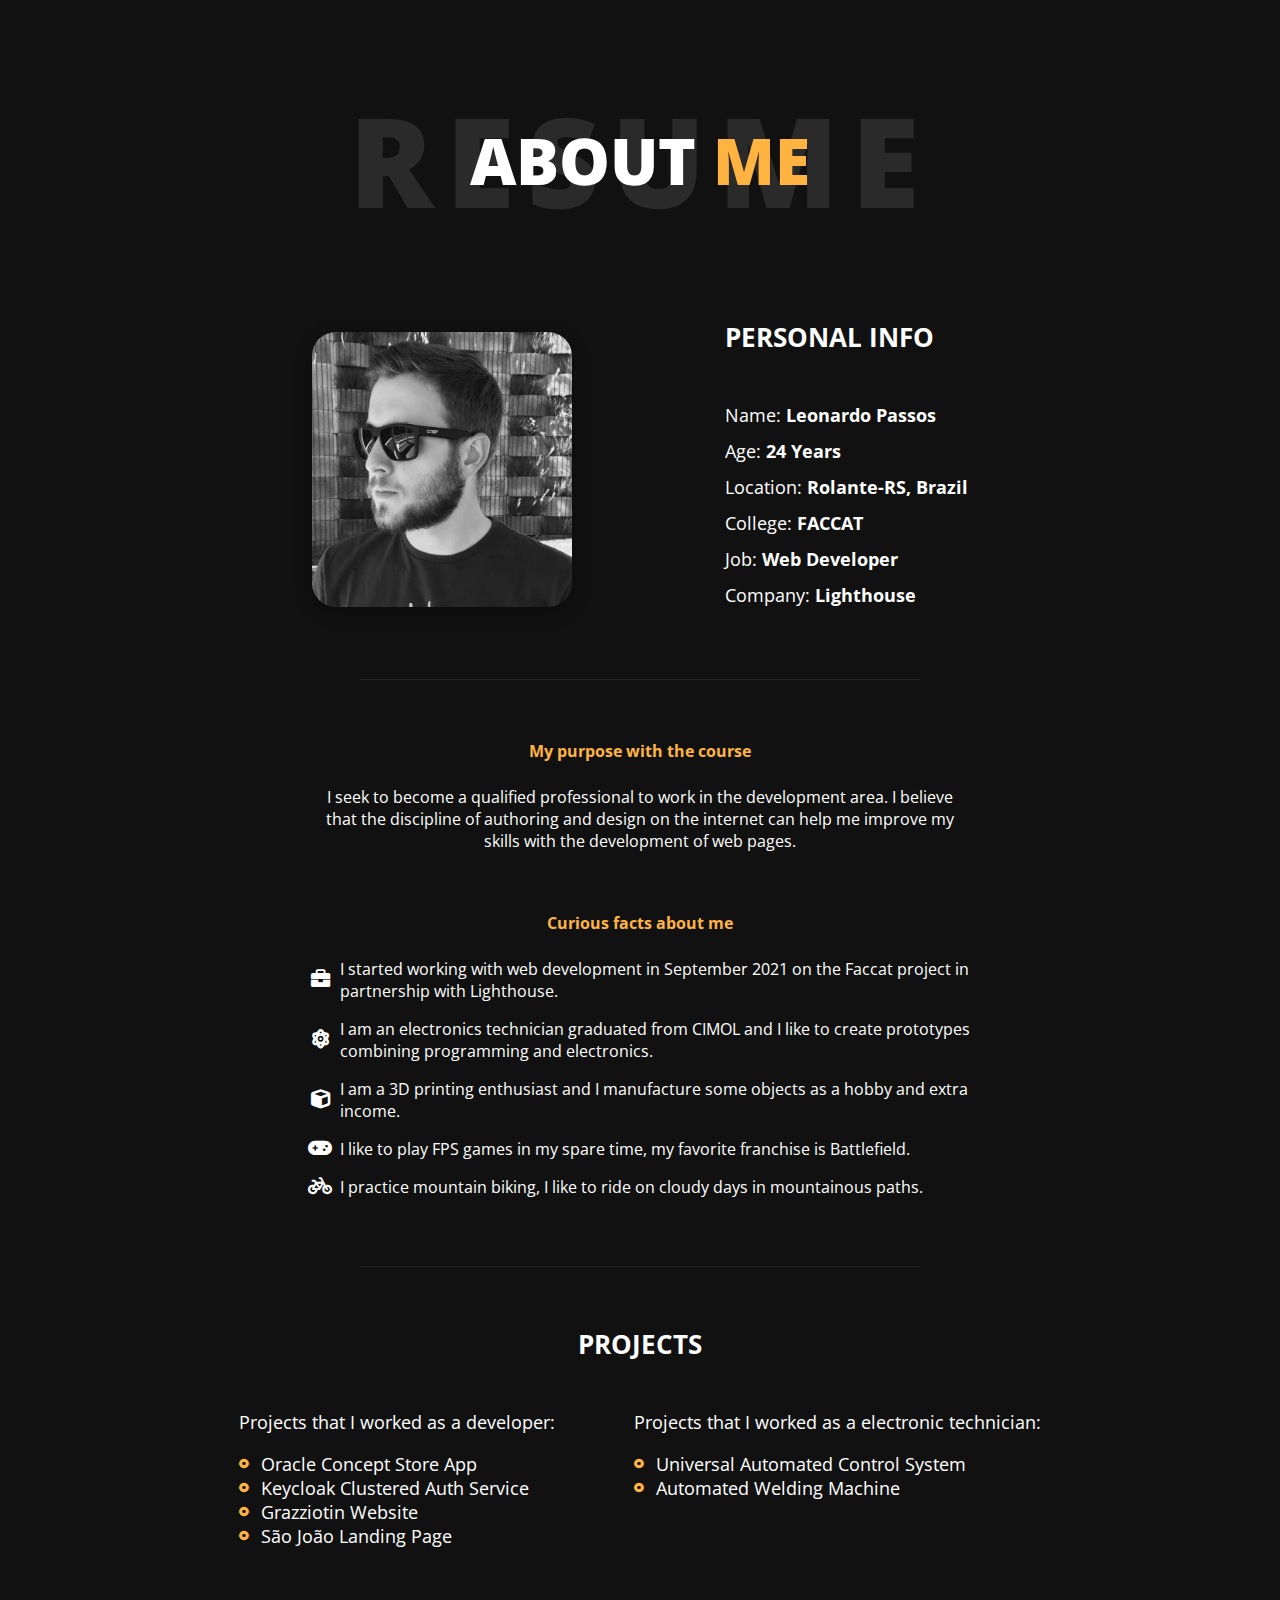
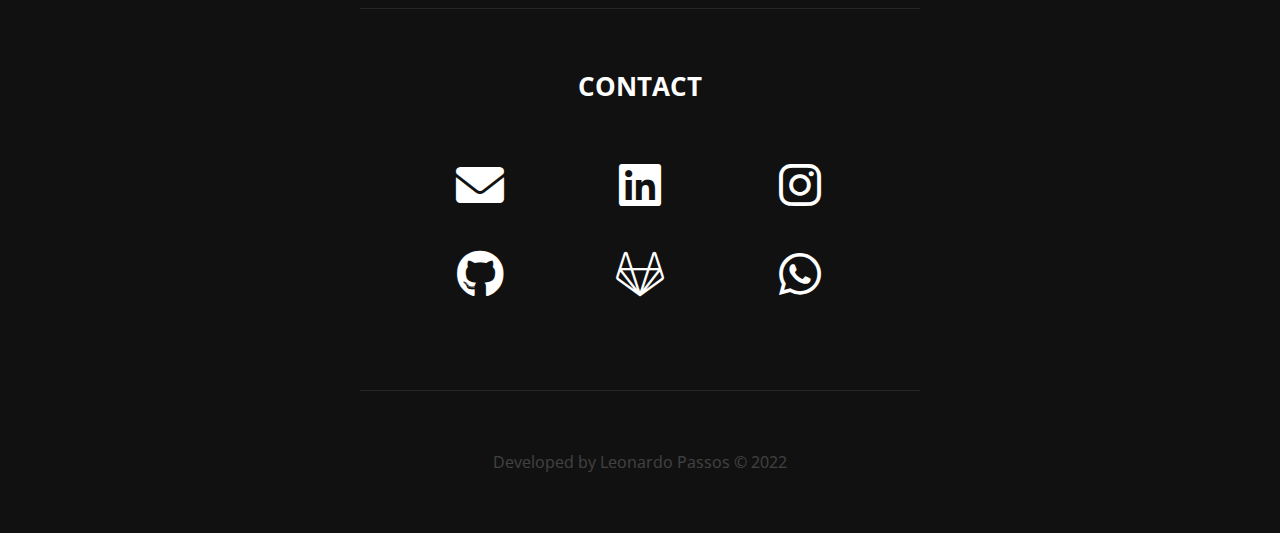
<file: index.html>
<!DOCTYPE html>
<div lang="en">

  <head>
    <meta charset="UTF-8">
    <meta http-equiv="X-UA-Compatible" content="IE=edge">
    <meta name="viewport" content="width=device-width, initial-scale=1.0">
    <link rel="preconnect" href="https://fonts.googleapis.com">
    <link rel="preconnect" href="https://fonts.gstatic.com" crossorigin>
    <link rel="stylesheet"
      href="https://fonts.googleapis.com/css2?family=Open+Sans:wght@300;400;500;600;700;800&display=swap">
    <link rel="stylesheet" href="./assets/css/main.css">
    <link rel="stylesheet" href="https://cdnjs.cloudflare.com/ajax/libs/font-awesome/6.0.0/css/all.min.css"
      integrity="sha512-9usAa10IRO0HhonpyAIVpjrylPvoDwiPUiKdWk5t3PyolY1cOd4DSE0Ga+ri4AuTroPR5aQvXU9xC6qOPnzFeg=="
      crossorigin="anonymous" referrerpolicy="no-referrer" />
    <title>Leonardo Passos</title>
  </head>

  <body>
    <header>
      <h1>About <span>Me</span></h1>
      <h2>Resume</h2>
    </header>

    <main>
      <section class="container personal-wrapper">
        <img src="./assets/images/profile.jpg">
        <div>
          <h3>Personal Info</h3>
          <ul>
            <li>Name: <span>Leonardo Passos</span></li>
            <li>Age: <span>24 Years</span></li>
            <li>Location: <span>Rolante-RS, Brazil</span></li>
            <li>College: <span>FACCAT</span></li>
            <li>Job: <span>Web Developer</span></li>
            <li>Company: <span>Lighthouse</span></li>
          </ul>
        </div>
      </section>

      <div class="divisor"></div>

      <section class="container column purpose-wrapper">
        <h4>My purpose with the course</h4>
        <p class="purpose-content">
          I seek to become a qualified professional to work in the development area. I believe that the discipline of
          authoring and design on the internet can help me improve my skills with the development of web pages.
        </p>
        <h4 class="curious-title">Curious facts about me</h4>
        <ul>
          <li>
            <div class="icon-wrapper">
              <i class="fa-solid fa-briefcase"></i>
            </div>
            <p>
              I started working with web development in September 2021 on the Faccat project in partnership with
              Lighthouse.
            </p>
          </li>
          <li>
            <div class="icon-wrapper">
              <i class="fa-solid fa-atom"></i>
            </div>
            <p>
              I am an electronics technician graduated from CIMOL and I like to create prototypes combining programming
              and
              electronics.
            </p>
          </li>
          <li>
            <div class="icon-wrapper">
              <i class="fa-solid fa-cube"></i>
            </div>
            <p>
              I am a 3D printing enthusiast and I manufacture some objects as a hobby and extra income.
            </p>
          </li>
          <li>
            <div class="icon-wrapper">
              <i class="fa-solid fa-gamepad"></i>
            </div>
            <p>
              I like to play FPS games in my spare time, my favorite franchise is Battlefield.
            </p>
          </li>
          <li>
            <div class="icon-wrapper">
              <i class="fa-solid fa-bicycle"></i>
            </div>
            <p>
              I practice mountain biking, I like to ride on cloudy days in mountainous paths.
            </p>
          </li>
        </ul>
      </section>

      <div class="divisor"></div>

      <section class="container column projects-wrapper">
        <h3>Projects</h3>
        <div class="projects-container">
          <div>
            <p>Projects that I worked as a developer:</p>
            <ul>
              <li>
                <i class="fa-solid fa-circle-dot"></i>
                <p>
                  Oracle Concept Store App
                </p>
              </li>
              <li>
                <i class="fa-solid fa-circle-dot"></i>
                <p>
                  Keycloak Clustered Auth Service
                </p>
              </li>
              <li>
                <i class="fa-solid fa-circle-dot"></i>
                <p>
                  Grazziotin Website
                </p>
              </li>
              <li>
                <i class="fa-solid fa-circle-dot"></i>
                <p>
                  São João Landing Page
                </p>
              </li>
            </ul>
          </div>
          <div class="second-div">
            <p>Projects that I worked as a electronic technician:</p>
            <ul>
              <li>
                <i class="fa-solid fa-circle-dot"></i>
                <p>
                  Universal Automated Control System
                </p>
              </li>
              <li>
                <i class="fa-solid fa-circle-dot"></i>
                <p>
                  Automated Welding Machine
                </p>
              </li>
            </ul>
          </div>
        </div>
      </section>

      <div class="divisor"></div>

      <section class="container column contact-wrapper">
        <h3>Contact</h3>
        <ul class="contact-list">
          <li>
            <a href="mailto:leonardopassos98@gmail.com">
              <i class="fa-solid fa-envelope"></i>
            </a>
          </li>
          <li>
            <a href="https://www.linkedin.com/in/passosleo/" target="_blank">
              <i class="fa-brands fa-linkedin"></i>
            </a>
          </li>
          <li>
            <a href="https://www.instagram.com/leopass0s/" target="_blank">
              <i class="fa-brands fa-instagram"></i>
            </a>
          </li>
          <li>
            <a href="https://github.com/passosleo" target="_blank">
              <i class="fa-brands fa-github"></i>
            </a>
          </li>
          <li>
            <a href="https://gitlab.com/leopassos" target="_blank">
              <i class="fa-brands fa-gitlab"></i>
            </a>
          </li>
          <li>
            <a href="https://contate.me/leo.passos" target="_blank">
              <i class="fa-brands fa-whatsapp"></i>
            </a>
          </li>
        </ul>
      </section>

      <div class="divisor"></div>

      <footer>
        <p>Developed by Leonardo Passos <span>&#169</span> 2022</p>
      </footer>
    </main>

    <button onclick="goTop()" id="top-button">
      <i class="fa-solid fa-arrow-up"></i>
    </button>

  </body>
  <script src="./assets/js/index.js"></script>
  </html>
</file>
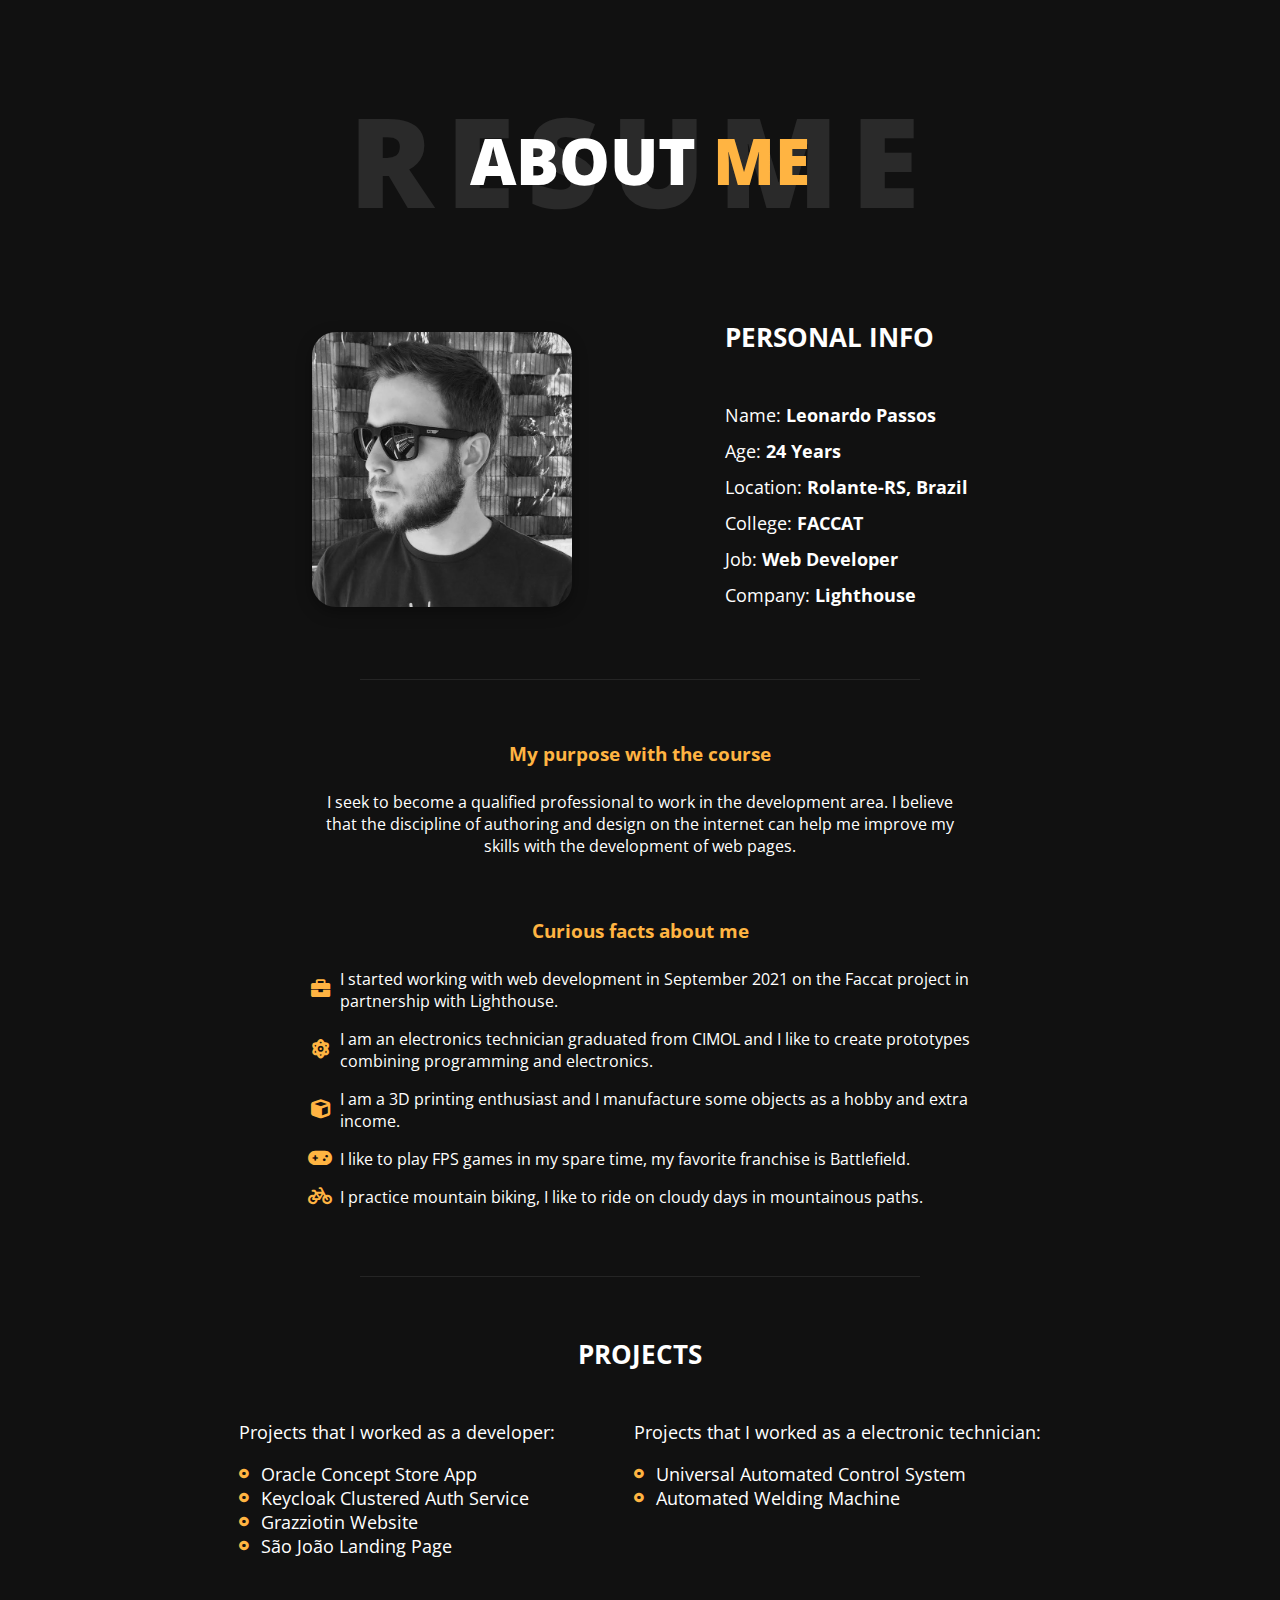
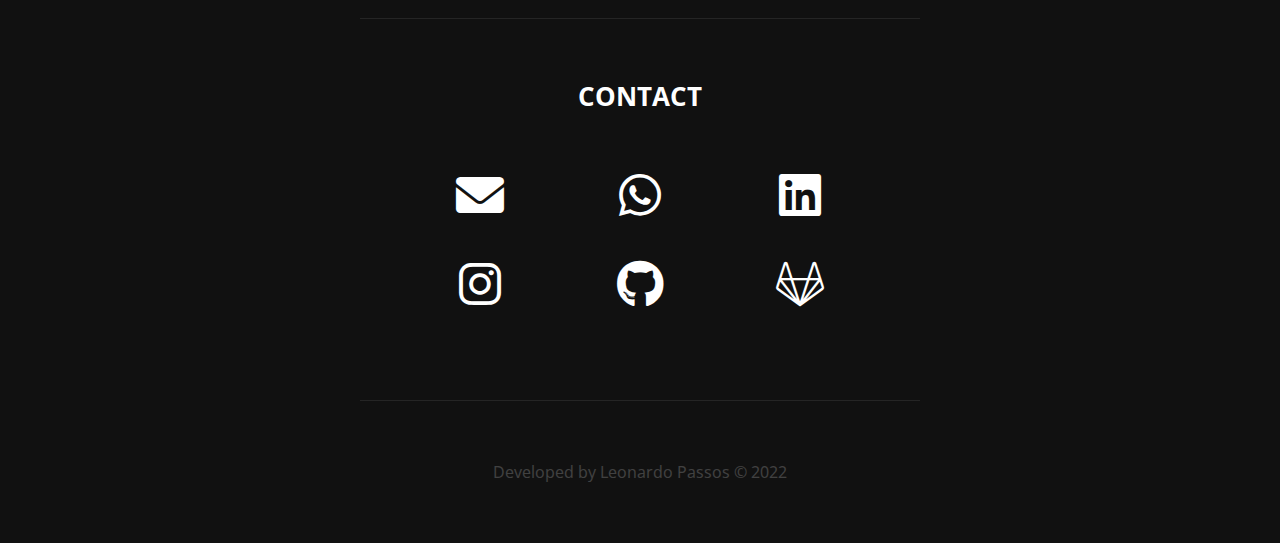
<file: public/index.html>
<!DOCTYPE html>
<div lang="en">

  <head>
    <meta charset="UTF-8">
    <meta http-equiv="X-UA-Compatible" content="IE=edge">
    <meta name="viewport" content="width=device-width, initial-scale=1.0">
    <link rel="preconnect" href="https://fonts.googleapis.com">
    <link rel="preconnect" href="https://fonts.gstatic.com" crossorigin>
    <link rel="stylesheet"
      href="https://fonts.googleapis.com/css2?family=Open+Sans:wght@300;400;500;600;700;800&display=swap">
    <link rel="stylesheet" href="./assets/css/main.css">
    <link rel="stylesheet" href="https://cdnjs.cloudflare.com/ajax/libs/font-awesome/6.0.0/css/all.min.css"
      integrity="sha512-9usAa10IRO0HhonpyAIVpjrylPvoDwiPUiKdWk5t3PyolY1cOd4DSE0Ga+ri4AuTroPR5aQvXU9xC6qOPnzFeg=="
      crossorigin="anonymous" referrerpolicy="no-referrer" />
      <link rel="icon" type="image/x-icon" href="./assets/images/favicon.ico"/>
    <title>Leonardo Passos</title>
  </head>

  <body>
    <header>
      <h1>About <span>Me</span></h1>
      <h2>Resume</h2>
    </header>

    <main>
      <section class="container personal-wrapper">
        <img src="./assets/images/profile.jpg">
        <div>
          <h3>Personal Info</h3>
          <ul>
            <li>Name: <span>Leonardo Passos</span></li>
            <li>Age: <span>24 Years</span></li>
            <li>Location: <span>Rolante-RS, Brazil</span></li>
            <li>College: <span>FACCAT</span></li>
            <li>Job: <span>Web Developer</span></li>
            <li>Company: <span>Lighthouse</span></li>
          </ul>
        </div>
      </section>

      <div class="divisor"></div>

      <section class="container column purpose-wrapper">
        <h4>My purpose with the course</h4>
        <p class="purpose-content">
          I seek to become a qualified professional to work in the development area. I believe that the discipline of
          authoring and design on the internet can help me improve my skills with the development of web pages.
        </p>
        <h4 class="curious-title">Curious facts about me</h4>
        <ul>
          <li>
            <div class="icon-wrapper">
              <i class="fa-solid fa-briefcase"></i>
            </div>
            <p>
              I started working with web development in September 2021 on the Faccat project in partnership with
              Lighthouse.
            </p>
          </li>
          <li>
            <div class="icon-wrapper">
              <i class="fa-solid fa-atom"></i>
            </div>
            <p>
              I am an electronics technician graduated from CIMOL and I like to create prototypes combining programming
              and
              electronics.
            </p>
          </li>
          <li>
            <div class="icon-wrapper">
              <i class="fa-solid fa-cube"></i>
            </div>
            <p>
              I am a 3D printing enthusiast and I manufacture some objects as a hobby and extra income.
            </p>
          </li>
          <li>
            <div class="icon-wrapper">
              <i class="fa-solid fa-gamepad"></i>
            </div>
            <p>
              I like to play FPS games in my spare time, my favorite franchise is Battlefield.
            </p>
          </li>
          <li>
            <div class="icon-wrapper">
              <i class="fa-solid fa-bicycle"></i>
            </div>
            <p>
              I practice mountain biking, I like to ride on cloudy days in mountainous paths.
            </p>
          </li>
        </ul>
      </section>

      <div class="divisor"></div>

      <section class="container column projects-wrapper">
        <h3>Projects</h3>
        <div class="projects-container">
          <div>
            <p>Projects that I worked as a developer:</p>
            <ul>
              <li>
                <i class="fa-solid fa-circle-dot"></i>
                <p>
                  Oracle Concept Store App
                </p>
              </li>
              <li>
                <i class="fa-solid fa-circle-dot"></i>
                <p>
                  Keycloak Clustered Auth Service
                </p>
              </li>
              <li>
                <i class="fa-solid fa-circle-dot"></i>
                <p>
                  Grazziotin Website
                </p>
              </li>
              <li>
                <i class="fa-solid fa-circle-dot"></i>
                <p>
                  São João Landing Page
                </p>
              </li>
            </ul>
          </div>
          <div class="second-div">
            <p>Projects that I worked as a electronic technician:</p>
            <ul>
              <li>
                <i class="fa-solid fa-circle-dot"></i>
                <p>
                  Universal Automated Control System
                </p>
              </li>
              <li>
                <i class="fa-solid fa-circle-dot"></i>
                <p>
                  Automated Welding Machine
                </p>
              </li>
            </ul>
          </div>
        </div>
      </section>

      <div class="divisor"></div>

      <section class="container column contact-wrapper">
        <h3>Contact</h3>
        <ul class="contact-list">
          <li>
            <a href="mailto:leonardopassos98@gmail.com">
              <i class="fa-solid fa-envelope"></i>
            </a>
          </li>
          <li>
            <a href="https://contate.me/leo.passos" target="_blank">
              <i class="fa-brands fa-whatsapp"></i>
            </a>
          </li>
          <li>
            <a href="https://www.linkedin.com/in/passosleo/" target="_blank">
              <i class="fa-brands fa-linkedin"></i>
            </a>
          </li>
          <li>
            <a href="https://www.instagram.com/leopass0s/" target="_blank">
              <i class="fa-brands fa-instagram"></i>
            </a>
          </li>
          <li>
            <a href="https://github.com/passosleo" target="_blank">
              <i class="fa-brands fa-github"></i>
            </a>
          </li>
          <li>
            <a href="https://gitlab.com/leopassos" target="_blank">
              <i class="fa-brands fa-gitlab"></i>
            </a>
          </li>
        </ul>
      </section>

      <div class="divisor"></div>

      <footer>
        <p>Developed by Leonardo Passos <span>&#169</span> 2022</p>
      </footer>
    </main>

    <button onclick="goTop()" id="top-button">
      <i class="fa-solid fa-arrow-up"></i>
    </button>

  </body>
  <script src="./assets/js/index.js"></script>
  </html>
</file>
<file: assets/css/main.css>
* {
  padding: 0;
  margin: 0;
}

::-webkit-scrollbar {
  width: 6px;
}

::-webkit-scrollbar-thumb {
  border-radius: 12px;
  background: #888888;
}

::-webkit-scrollbar-thumb:hover {
  background: #555555;
}

html {
  scroll-behavior: smooth;
}

body {
  font-family: 'Open Sans', sans-serif;
  color: #ffffff;
  background: #111111;
}

a {
  text-decoration: none;
  color: #ffffff;
  transition: 250ms;
}

a:hover {
  transition: 250ms;
  color: #ffb442;
}

li {
  list-style-type: none;
}

h3 {
  font-size: 1.6rem;
  text-transform: uppercase;
  margin-bottom: 48px;
}

header {
  height: 320px;
  display: flex;
  align-items: center;
  justify-content: center;
  text-transform: uppercase;
}

header h1 {
  z-index: 1;
  font-size: 4rem;
  font-weight: 800;
}

header h2 {
  position: absolute;
  font-size: 7.8rem;
  font-weight: 800;
  letter-spacing: 12px;
  opacity: 0.1;
}

header span {
  color: #ffb442;
}

.container {
  max-width: 960px;
  margin: 0 auto;
  display: flex;
  align-items: center;
  justify-content: space-evenly;
}

.column {
  flex-direction: column;
}

.divisor {
  height: 1px;
  max-width: 560px;
  margin: 60px auto;
  background: #252525;
}

.container img{
  cursor: pointer;
  border-radius: 24px;
  width: 260px;
  box-shadow: rgba(0, 0, 0, 0.35) 0px 5px 15px;
  transition: 500ms;
}

.container img:hover{
  transition: 500ms;
  transform: scale(1.05);
}

.personal-wrapper li {
  margin: 12px 0;
  font-size: 1.1rem;
}

.personal-wrapper span {
  font-weight: 700;
}

.purpose-wrapper h4 {
  color: #ffb442;
  margin-bottom: 16px;
}

.purpose-content {
  text-align: center;
}

.curious-title {
  margin-top: 52px;
}

.purpose-wrapper p {
  max-width: 640px;
  margin: 8px 0;
}

.purpose-wrapper li {
  display: flex;
  align-items: center;
}

.icon-wrapper {
  text-align: center;
  min-width: 40px;
}

.icon-wrapper i {
  font-size: 1.2rem;
}

.projects-wrapper h3{
  justify-content: space-between !important;
}

.projects-container  {
  width: 100%;
  display: flex;
  justify-content: space-evenly;
}

.projects-container p:first-child {
  margin-bottom: 18px;
}

.projects-wrapper li{
  display: flex;
  align-items: center;
}

.projects-wrapper i{
  color: #ffb442;
  font-size: 0.6rem;
  margin-right: 12px;
}

.projects-wrapper p{
  font-size: 1.1rem;
}

.contact-wrapper ul {
  display: grid;
  grid-template-columns: 1fr 1fr 1fr;
  column-gap: 64px;
  font-size: 3rem;
}

.contact-wrapper li {
  display: flex;
  align-items: center;
  justify-content: center;
  margin: 0 24px 24px 24px;
}

footer {
  display: flex;
  justify-content: center;
  opacity: 0.2;
  margin:  0 5% 60px 5%;
  text-align: center;
}

#top-button {
  width: 58px;
  height: 58px;
  display: none;
  position: fixed;
  bottom: 20px;
  right: 30px;
  z-index: 99;
  cursor: pointer;
  border: none;
  outline: none;
  font-size: 1.6rem;
  border-radius: 100%;
  background-color: #ffb442;
  color: #ffffff;
  box-shadow: rgba(0, 0, 0, 0.35) 0px 5px 15px;
  transition: 250ms;
}

#top-button:hover {
  transition: 250ms;
  color: #252525; /* Add a dark-grey background on hover */
}

@media (max-width: 768px)
{
  header {
    height: 220px;
  }
  
  header h1 {
    z-index: 1;
    font-size: 2.6rem;
    font-weight: 800;
  }
  
  header h2 {
    position: absolute;
    font-size: 3.8rem;
    font-weight: 800;
    letter-spacing: 6px;
    opacity: 0.1;
  }

  .container {
    flex-direction: column;
    padding: 0 7%;
  }

  .container img {
    width: 220px;
  }

  .divisor {
    width: 335px;
  }

  .personal-wrapper h3 {
    text-align: center;
    margin-top: 42px;
  }

  .projects-wrapper .second-div p:first-child{
    margin-top: 42px;
 }

  .projects-container  {
    flex-direction: column;
    align-items: center;
  }

  .projects-wrapper .second-div {
     max-width: 307px;
  }

  .contact-wrapper ul {
    display: grid;
    grid-template-columns: 1fr 1fr;
    column-gap: 32px;
    font-size: 2.6rem;
  }
}
</file>
<file: public/assets/css/main.css>
* {
  padding: 0;
  margin: 0;
}

::-webkit-scrollbar {
  width: 6px;
}

::-webkit-scrollbar-thumb {
  border-radius: 12px;
  background: #888888;
}

::-webkit-scrollbar-thumb:hover {
  background: #555555;
}

html {
  scroll-behavior: smooth;
}

body {
  font-family: 'Open Sans', sans-serif;
  color: #ffffff;
  background: #111111;
}

a {
  text-decoration: none;
  color: #ffffff;
  transition: 250ms;
}

a:hover {
  transition: 250ms;
  color: #ffb442;
}

li {
  list-style-type: none;
}

h3 {
  font-size: 1.6rem;
  text-transform: uppercase;
  margin-bottom: 48px;
}

header {
  height: 320px;
  display: flex;
  align-items: center;
  justify-content: center;
  text-transform: uppercase;
}

header h1 {
  z-index: 1;
  font-size: 4rem;
  font-weight: 800;
}

header h2 {
  position: absolute;
  font-size: 7.8rem;
  font-weight: 800;
  letter-spacing: 12px;
  opacity: 0.1;
}

header span {
  color: #ffb442;
}

.container {
  max-width: 960px;
  margin: 0 auto;
  display: flex;
  align-items: center;
  justify-content: space-evenly;
}

.column {
  flex-direction: column;
}

.divisor {
  height: 1px;
  max-width: 560px;
  margin: 60px auto;
  background: #252525;
}

.container img{
  cursor: pointer;
  border-radius: 24px;
  width: 260px;
  box-shadow: rgba(0, 0, 0, 0.35) 0px 5px 15px;
  transition: 500ms;
}

.container img:hover{
  transition: 500ms;
  transform: scale(1.05);
}

.personal-wrapper li {
  margin: 12px 0;
  font-size: 1.1rem;
}

.personal-wrapper span {
  font-weight: 700;
}

.purpose-wrapper h4 {
  font-size: 1.2rem;
  color: #ffb442;
  margin-bottom: 16px;
}

.purpose-content {
  text-align: center;
}

.curious-title {
  margin-top: 52px;
}

.purpose-wrapper p {
  max-width: 640px;
  margin: 8px 0;
}

.purpose-wrapper li {
  display: flex;
  align-items: center;
}

.icon-wrapper {
  text-align: center;
  min-width: 40px;
}

.icon-wrapper i {
  color: #ffb442;
  font-size: 1.2rem;
}

.projects-wrapper h3{
  justify-content: space-between !important;
}

.projects-container  {
  width: 100%;
  display: flex;
  justify-content: space-evenly;
}

.projects-container p:first-child {
  margin-bottom: 18px;
}

.projects-wrapper li{
  display: flex;
  align-items: center;
}

.projects-wrapper i{
  color: #ffb442;
  font-size: 0.6rem;
  margin-right: 12px;
}

.projects-wrapper p{
  font-size: 1.1rem;
}

.contact-wrapper ul {
  display: grid;
  grid-template-columns: 1fr 1fr 1fr;
  column-gap: 64px;
  font-size: 3rem;
}

.contact-wrapper li {
  display: flex;
  align-items: center;
  justify-content: center;
  margin: 0 24px 24px 24px;
}

footer {
  display: flex;
  justify-content: center;
  opacity: 0.2;
  margin:  0 5% 60px 5%;
  text-align: center;
}

#top-button {
  width: 58px;
  height: 58px;
  display: none;
  position: fixed;
  bottom: 20px;
  right: 30px;
  z-index: 99;
  cursor: pointer;
  border: none;
  outline: none;
  font-size: 1.6rem;
  border-radius: 100%;
  background-color: #ffb442;
  color: #ffffff;
  box-shadow: rgba(0, 0, 0, 0.35) 0px 5px 15px;
  transition: 250ms;
}

#top-button:hover {
  transition: 250ms;
  color: #252525; /* Add a dark-grey background on hover */
}

@media (max-width: 768px)
{
  header {
    height: 220px;
  }
  
  header h1 {
    z-index: 1;
    font-size: 2.6rem;
    font-weight: 800;
  }
  
  header h2 {
    position: absolute;
    font-size: 3.8rem;
    font-weight: 800;
    letter-spacing: 6px;
    opacity: 0.1;
  }

  .container {
    flex-direction: column;
    padding: 0 7%;
  }

  .container img {
    width: 220px;
  }

  .divisor {
    width: 335px;
  }

  .personal-wrapper h3 {
    text-align: center;
    margin-top: 42px;
  }

  .projects-wrapper .second-div p:first-child{
    margin-top: 42px;
 }

  .projects-container  {
    flex-direction: column;
    align-items: center;
  }

  .projects-wrapper .second-div {
     max-width: 307px;
  }

  .contact-wrapper ul {
    display: grid;
    grid-template-columns: 1fr 1fr;
    column-gap: 32px;
    font-size: 2.6rem;
  }
}
</file>
